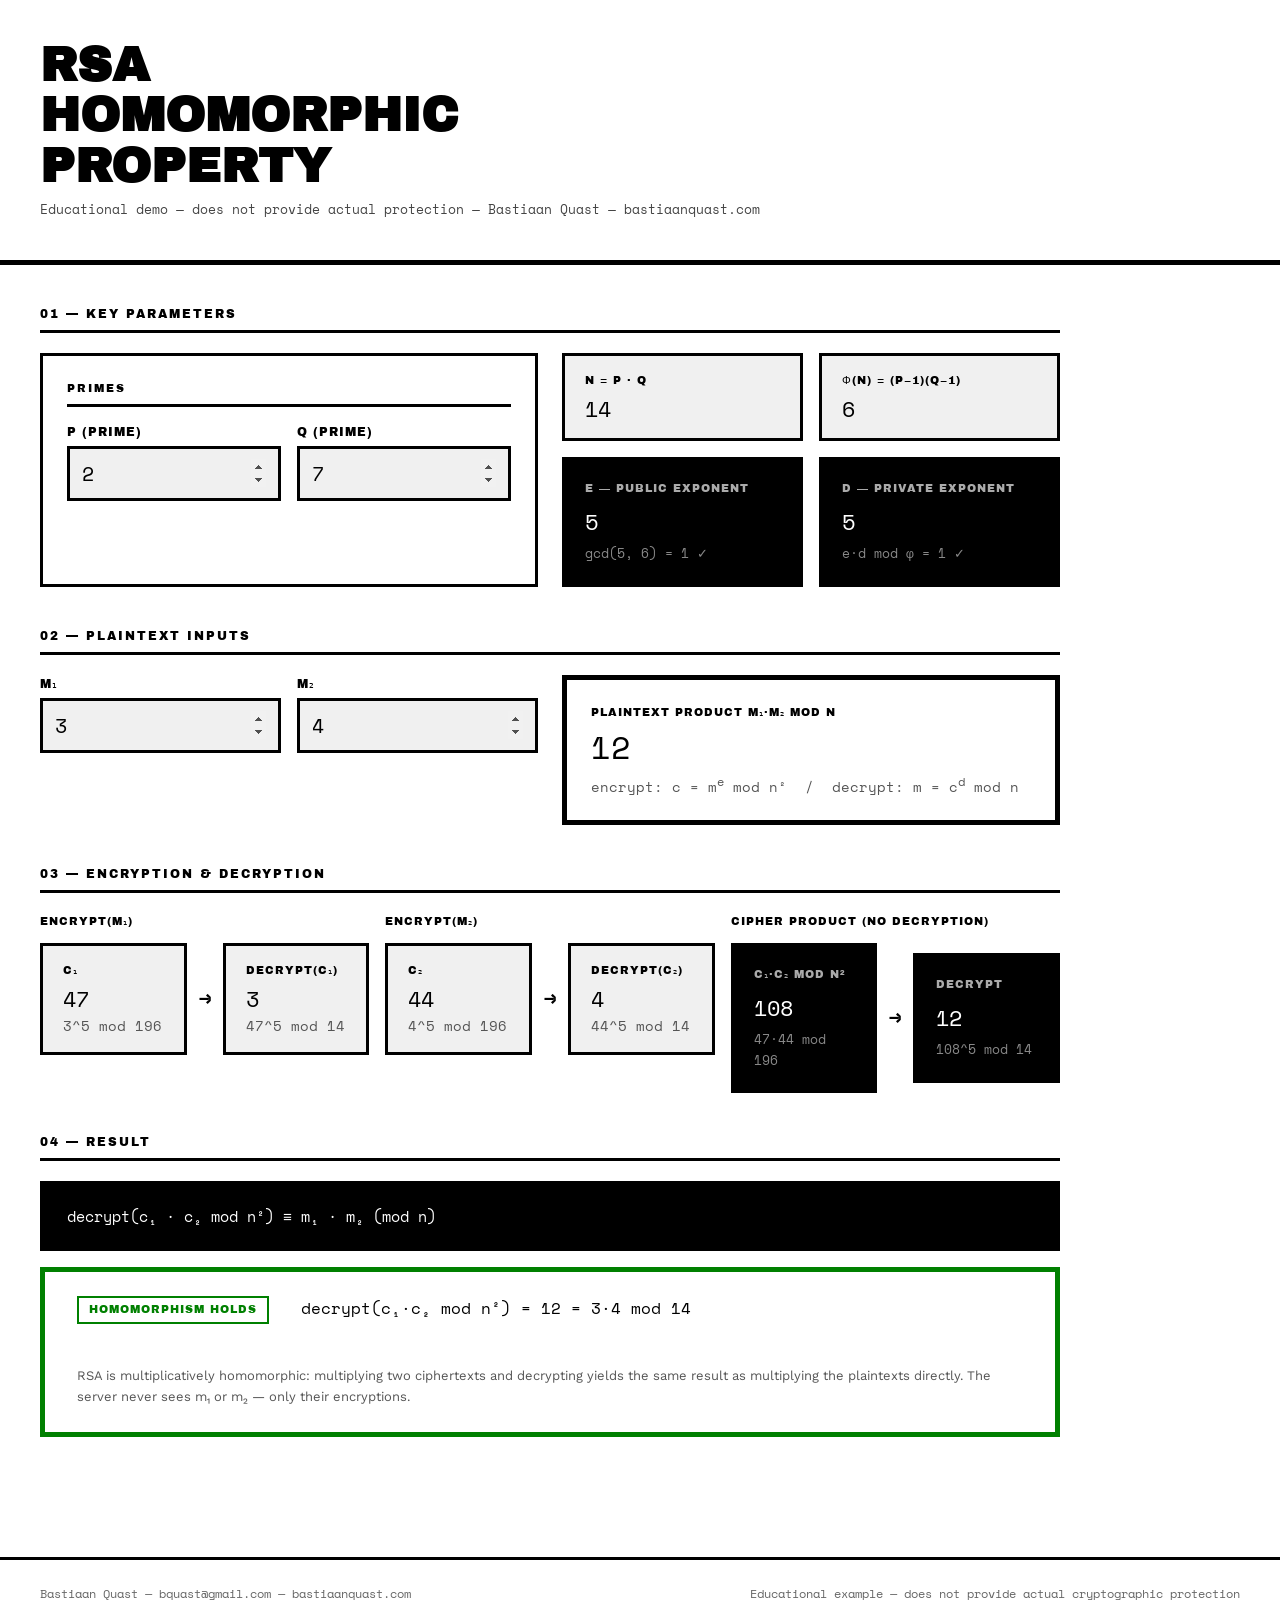
<file: index.html>
<!DOCTYPE html>
<html lang="en">
<head>
<meta charset="UTF-8">
<meta name="viewport" content="width=device-width, initial-scale=1.0">
<title>RSA — Multiplicative Homomorphism</title>
<link href="https://fonts.googleapis.com/css2?family=Archivo+Black&family=Work+Sans:wght@400;600&family=Space+Mono&display=swap" rel="stylesheet">
<style>
*, *::before, *::after { box-sizing: border-box; margin: 0; padding: 0; }

:root {
  --black: #000;
  --white: #fff;
  --success: #008000;
  --warning: #FFA500;
  --error: #FF0000;
  --surface-sunken: #F0F0F0;
  --font-head: 'Archivo Black', sans-serif;
  --font-body: 'Work Sans', sans-serif;
  --font-mono: 'Space Mono', monospace;
}

body {
  background: var(--white);
  color: var(--black);
  font-family: var(--font-body);
  font-size: 16px;
  line-height: 1.6;
  min-height: 100vh;
}

/* LAYOUT */
header {
  border-bottom: 5px solid var(--black);
  padding: 40px;
}
header h1 {
  font-family: var(--font-head);
  font-size: 48px;
  line-height: 1.05;
  text-transform: uppercase;
}
header p {
  font-family: var(--font-mono);
  font-size: 13px;
  margin-top: 8px;
  color: #444;
}

main { padding: 40px; max-width: 1100px; }

/* SECTION LABELS */
.sec-label {
  font-family: var(--font-head);
  font-size: 12px;
  text-transform: uppercase;
  letter-spacing: 2px;
  border-bottom: 3px solid var(--black);
  padding-bottom: 6px;
  margin-bottom: 20px;
}

/* CARDS */
.card {
  border: 3px solid var(--black);
  padding: 24px;
  background: var(--white);
}
.card-inv {
  border: 3px solid var(--black);
  padding: 20px;
  background: var(--black);
  color: var(--white);
}
.card-sunken {
  border: 3px solid var(--black);
  padding: 16px 20px;
  background: var(--surface-sunken);
}

/* GRIDS */
.g2 { display: grid; grid-template-columns: 1fr 1fr; gap: 16px; }
.g3 { display: grid; grid-template-columns: 1fr 1fr 1fr; gap: 16px; }
.g4 { display: grid; grid-template-columns: repeat(4, 1fr); gap: 16px; }

section { margin-bottom: 40px; }

/* INPUTS */
label {
  display: block;
  font-family: var(--font-head);
  font-size: 12px;
  text-transform: uppercase;
  letter-spacing: 1px;
  margin-bottom: 4px;
}
input[type=number] {
  width: 100%;
  font-family: var(--font-mono);
  font-size: 20px;
  padding: 10px 12px;
  border: 3px solid var(--black);
  background: var(--surface-sunken);
  color: var(--black);
  outline: none;
}
input[type=number]:focus { border-width: 5px; }
input[type=number]::-webkit-inner-spin-button,
input[type=number]::-webkit-outer-spin-button { opacity: 1; }

/* MONO DISPLAY VALUES */
.val {
  font-family: var(--font-mono);
  font-size: 22px;
  font-weight: 400;
  line-height: 1.2;
  word-break: break-all;
}
.val-sm {
  font-family: var(--font-mono);
  font-size: 14px;
  color: #555;
  margin-top: 4px;
  line-height: 1.4;
}
.lbl-sm {
  font-family: var(--font-head);
  font-size: 11px;
  text-transform: uppercase;
  letter-spacing: 1px;
  margin-bottom: 6px;
}
.lbl-sm-inv {
  font-family: var(--font-head);
  font-size: 11px;
  text-transform: uppercase;
  letter-spacing: 1px;
  margin-bottom: 6px;
  color: #aaa;
}
.val-inv { font-family: var(--font-mono); font-size: 22px; color: var(--white); }
.val-sm-inv { font-family: var(--font-mono); font-size: 13px; color: #888; margin-top: 4px; }

/* ARROW */
.arrow-row {
  display: flex;
  align-items: center;
  gap: 12px;
}
.arrow-row > * { flex: 1; }
.arr {
  flex: 0 0 auto !important;
  font-family: var(--font-mono);
  font-size: 20px;
  font-weight: 700;
}

/* RESULT BAR */
.result-bar {
  border: 5px solid var(--black);
  padding: 24px 32px;
  display: flex;
  align-items: flex-start;
  gap: 32px;
  flex-wrap: wrap;
}
.result-bar.ok { border-color: var(--success); }
.result-bar.fail { border-color: var(--error); }

.chip {
  font-family: var(--font-head);
  font-size: 11px;
  text-transform: uppercase;
  letter-spacing: 1px;
  padding: 3px 10px;
  border: 2px solid;
  display: inline-block;
  white-space: nowrap;
}
.chip-ok { color: var(--success); border-color: var(--success); }
.chip-fail { color: var(--error); border-color: var(--error); }
.chip-warn { color: var(--warning); border-color: var(--warning); }

.result-eq {
  font-family: var(--font-mono);
  font-size: 16px;
  flex: 1;
  min-width: 200px;
}
.result-note {
  font-family: var(--font-body);
  font-size: 13px;
  color: #555;
  margin-top: 10px;
  width: 100%;
}

/* PROP BOX */
.prop-box {
  border: 3px solid var(--black);
  background: var(--black);
  color: var(--white);
  padding: 20px 24px;
  font-family: var(--font-mono);
  font-size: 15px;
  margin-bottom: 16px;
}

/* WARN */
#warn-msg { display: none; margin-top: 8px; }

/* FOOTER */
footer {
  border-top: 3px solid var(--black);
  padding: 24px 40px;
  font-family: var(--font-mono);
  font-size: 12px;
  color: #666;
  display: flex;
  justify-content: space-between;
  flex-wrap: wrap;
  gap: 8px;
  margin-top: 40px;
}
</style>
</head>
<body>

<header>
  <h1>RSA<br>Homomorphic<br>Property</h1>
  <p>Educational demo &mdash; does not provide actual protection &mdash; Bastiaan Quast &mdash; bastiaanquast.com</p>
</header>

<main>

  <!-- KEY PARAMETERS -->
  <section>
    <p class="sec-label">01 &mdash; Key parameters</p>
    <div class="g2" style="gap:24px">

      <div class="card">
        <p class="sec-label" style="font-size:11px;margin-bottom:16px">Primes</p>
        <div class="g2">
          <div>
            <label for="inp-p">P (prime)</label>
            <input type="number" id="inp-p" value="2" min="2" max="97">
          </div>
          <div>
            <label for="inp-q">Q (prime)</label>
            <input type="number" id="inp-q" value="7" min="2" max="97">
          </div>
        </div>
      </div>

      <div>
        <div class="g2" style="margin-bottom:16px">
          <div class="card-sunken">
            <p class="lbl-sm">n = P &middot; Q</p>
            <p class="val" id="out-n">14</p>
          </div>
          <div class="card-sunken">
            <p class="lbl-sm">&phi;(n) = (P&minus;1)(Q&minus;1)</p>
            <p class="val" id="out-phi">6</p>
          </div>
        </div>
        <div class="g2">
          <div class="card-inv">
            <p class="lbl-sm-inv">e &mdash; public exponent</p>
            <p class="val-inv" id="out-e">5</p>
            <p class="val-sm-inv" id="out-e-check">gcd(e,&phi;)=1 ✓</p>
          </div>
          <div class="card-inv">
            <p class="lbl-sm-inv">d &mdash; private exponent</p>
            <p class="val-inv" id="out-d">5</p>
            <p class="val-sm-inv" id="out-d-check">e&middot;d mod &phi; = 1 ✓</p>
          </div>
        </div>
      </div>

    </div>
  </section>

  <!-- PLAINTEXTS -->
  <section>
    <p class="sec-label">02 &mdash; Plaintext inputs</p>
    <div class="g2" style="gap:24px;align-items:start">
      <div class="g2">
        <div>
          <label for="inp-m1">m&#8321;</label>
          <input type="number" id="inp-m1" value="3" min="1">
        </div>
        <div>
          <label for="inp-m2">m&#8322;</label>
          <input type="number" id="inp-m2" value="4" min="1">
        </div>
      </div>
      <div class="card" style="border-width:5px">
        <p class="lbl-sm">plaintext product m&#8321;&middot;m&#8322; mod n</p>
        <p class="val" style="font-size:32px" id="out-plainprod">12</p>
        <p class="val-sm" style="margin-top:8px">encrypt: c = m<sup>e</sup> mod n&sup2; &nbsp;/&nbsp; decrypt: m = c<sup>d</sup> mod n</p>
      </div>
    </div>
  </section>

  <!-- ENCRYPTION / DECRYPTION -->
  <section>
    <p class="sec-label">03 &mdash; Encryption &amp; decryption</p>
    <div class="g3" style="gap:16px">

      <div>
        <p class="lbl-sm" style="margin-bottom:12px">encrypt(m&#8321;)</p>
        <div class="arrow-row">
          <div class="card-sunken">
            <p class="lbl-sm">c&#8321;</p>
            <p class="val" id="out-c1">47</p>
            <p class="val-sm" id="out-c1f">3&#8309; mod 196</p>
          </div>
          <span class="arr">&rarr;</span>
          <div class="card-sunken">
            <p class="lbl-sm">decrypt(c&#8321;)</p>
            <p class="val" id="out-dc1">3</p>
            <p class="val-sm" id="out-dc1f">47&#8309; mod 14</p>
          </div>
        </div>
      </div>

      <div>
        <p class="lbl-sm" style="margin-bottom:12px">encrypt(m&#8322;)</p>
        <div class="arrow-row">
          <div class="card-sunken">
            <p class="lbl-sm">c&#8322;</p>
            <p class="val" id="out-c2">44</p>
            <p class="val-sm" id="out-c2f">4&#8309; mod 196</p>
          </div>
          <span class="arr">&rarr;</span>
          <div class="card-sunken">
            <p class="lbl-sm">decrypt(c&#8322;)</p>
            <p class="val" id="out-dc2">4</p>
            <p class="val-sm" id="out-dc2f">44&#8309; mod 14</p>
          </div>
        </div>
      </div>

      <div>
        <p class="lbl-sm" style="margin-bottom:12px">cipher product (no decryption)</p>
        <div class="arrow-row">
          <div class="card-inv" style="flex:1">
            <p class="lbl-sm-inv">c&#8321;&middot;c&#8322; mod n&sup2;</p>
            <p class="val-inv" id="out-cp">108</p>
            <p class="val-sm-inv" id="out-cpf">47&middot;44 mod 196</p>
          </div>
          <span class="arr">&rarr;</span>
          <div class="card-inv" style="flex:1">
            <p class="lbl-sm-inv">decrypt</p>
            <p class="val-inv" id="out-dcp">12</p>
            <p class="val-sm-inv" id="out-dcpf">108&#8309; mod 14</p>
          </div>
        </div>
      </div>

    </div>
  </section>

  <!-- RESULT -->
  <section>
    <p class="sec-label">04 &mdash; Result</p>

    <div class="prop-box">
      decrypt(c&#8321; &middot; c&#8322; mod n&sup2;) &equiv; m&#8321; &middot; m&#8322; (mod n)
    </div>

    <div class="result-bar" id="result-bar">
      <span id="result-badge" class="chip chip-ok">homomorphism holds</span>
      <span class="result-eq" id="result-eq">decrypt(c&#8321;&middot;c&#8322; mod n&sup2;) = 12 = 3&middot;4 mod 14</span>
      <p class="result-note">
        RSA is multiplicatively homomorphic: multiplying two ciphertexts and decrypting yields the same result as multiplying the plaintexts directly. The server never sees m&#8321; or m&#8322; &mdash; only their encryptions.
      </p>
      <p id="warn-msg"><span class="chip chip-warn">warning</span>&nbsp; inputs should be &lt; n for well-defined results</p>
    </div>
  </section>

</main>

<footer>
  <span>Bastiaan Quast &mdash; bquast@gmail.com &mdash; bastiaanquast.com</span>
  <span>Educational example &mdash; does not provide actual cryptographic protection</span>
</footer>

<script>
function modpow(base, exp, mod) {
  if (mod === 1n) return 0n;
  let result = 1n;
  base = base % mod;
  while (exp > 0n) {
    if (exp % 2n === 1n) result = result * base % mod;
    exp = exp >> 1n;
    base = base * base % mod;
  }
  return result;
}
function gcd(a, b) { return b === 0n ? a : gcd(b, a % b); }
function modInv(a, m) {
  let [old_r, r] = [a, m];
  let [old_s, s] = [1n, 0n];
  while (r !== 0n) {
    const q = old_r / r;
    [old_r, r] = [r, old_r - q * r];
    [old_s, s] = [s, old_s - q * s];
  }
  return ((old_s % m) + m) % m;
}
function findE(phi) {
  for (let e = 3n; e < phi; e += 2n) if (gcd(e, phi) === 1n) return e;
  return 3n;
}

function recalc() {
  const P = BigInt(parseInt(document.getElementById('inp-p').value) || 2);
  const Q = BigInt(parseInt(document.getElementById('inp-q').value) || 7);
  const m1 = BigInt(parseInt(document.getElementById('inp-m1').value) || 3);
  const m2 = BigInt(parseInt(document.getElementById('inp-m2').value) || 4);

  const n = P * Q;
  const phi = (P - 1n) * (Q - 1n);
  const e = findE(phi);
  let d;
  try { d = modInv(e, phi); } catch { d = 1n; }

  const n2 = n * n;
  const c1 = modpow(m1, e, n2);
  const c2 = modpow(m2, e, n2);
  const cp = (c1 * c2) % n2;
  const dc1 = modpow(c1, d, n);
  const dc2 = modpow(c2, d, n);
  const dcp = modpow(cp, d, n);
  const plainprod = (m1 * m2) % n;

  document.getElementById('out-n').textContent = n.toString();
  document.getElementById('out-phi').textContent = phi.toString();
  document.getElementById('out-e').textContent = e.toString();
  document.getElementById('out-e-check').textContent = `gcd(${e}, ${phi}) = 1 \u2713`;
  document.getElementById('out-d').textContent = d.toString();
  document.getElementById('out-d-check').textContent = `e\u00b7d mod \u03c6 = ${(e*d)%phi} \u2713`;

  document.getElementById('out-plainprod').textContent = plainprod.toString();

  document.getElementById('out-c1').textContent = c1.toString();
  document.getElementById('out-c1f').textContent = `${m1}^${e} mod ${n2}`;
  document.getElementById('out-dc1').textContent = dc1.toString();
  document.getElementById('out-dc1f').textContent = `${c1}^${d} mod ${n}`;

  document.getElementById('out-c2').textContent = c2.toString();
  document.getElementById('out-c2f').textContent = `${m2}^${e} mod ${n2}`;
  document.getElementById('out-dc2').textContent = dc2.toString();
  document.getElementById('out-dc2f').textContent = `${c2}^${d} mod ${n}`;

  document.getElementById('out-cp').textContent = cp.toString();
  document.getElementById('out-cpf').textContent = `${c1}\u00b7${c2} mod ${n2}`;
  document.getElementById('out-dcp').textContent = dcp.toString();
  document.getElementById('out-dcpf').textContent = `${cp}^${d} mod ${n}`;

  const holds = dcp === plainprod;
  const bar = document.getElementById('result-bar');
  bar.className = 'result-bar ' + (holds ? 'ok' : 'fail');
  const badge = document.getElementById('result-badge');
  badge.textContent = holds ? 'homomorphism holds' : 'mismatch';
  badge.className = 'chip ' + (holds ? 'chip-ok' : 'chip-fail');
  document.getElementById('result-eq').textContent =
    `decrypt(c\u2081\u00b7c\u2082 mod n\u00b2) = ${dcp} = ${m1}\u00b7${m2} mod ${n}`;

  const warn = m1 >= n || m2 >= n;
  document.getElementById('warn-msg').style.display = warn ? 'block' : 'none';
}

['inp-p','inp-q','inp-m1','inp-m2'].forEach(id =>
  document.getElementById(id).addEventListener('input', recalc)
);
recalc();
</script>
</body>
</html>
</file>
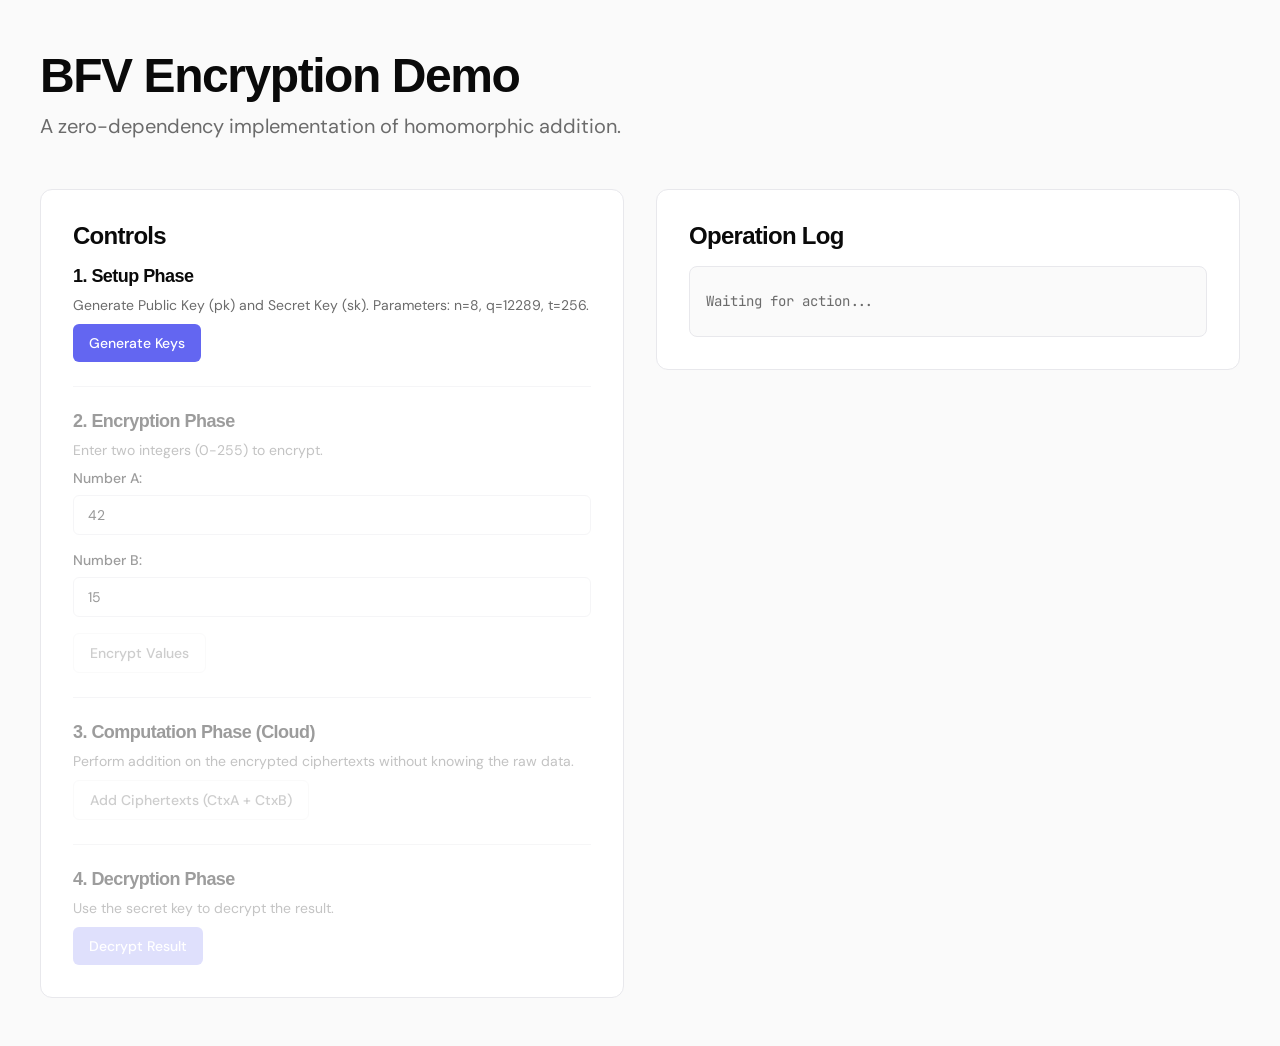
<file: bfv/index.html>
<!DOCTYPE html>
<html lang="en">
<head>
    <meta charset="UTF-8">
    <meta name="viewport" content="width=device-width, initial-scale=1.0">
    <title>BFV Homomorphic Encryption Demo</title>
    <!-- Loading Genesis typography -->
    <link href="https://api.fontshare.com/v2/css?f[]=general-sans@700&display=swap" rel="stylesheet">
    <link href="https://fonts.googleapis.com/css2?family=DM+Sans:wght@400;500&family=JetBrains+Mono&display=swap" rel="stylesheet">
    <link rel="stylesheet" href="style.css">
</head>
<body>

<div class="container">
    <header>
        <h1>BFV Encryption Demo</h1>
        <p class="subhead">A zero-dependency implementation of homomorphic addition.</p>
    </header>

    <main class="grid-layout">
        <section class="card control-panel">
            <h2>Controls</h2>
            
            <div class="section-divider">
                <h3>1. Setup Phase</h3>
                <p class="text-secondary">Generate Public Key (pk) and Secret Key (sk). Parameters: n=8, q=12289, t=256.</p>
                <button id="btnKeygen" class="btn btn-primary">Generate Keys</button>
                <div id="keyStatus" class="status-indicator hidden">
                    <span class="dot success"></span> Keys Active
                </div>
            </div>

            <div class="section-divider disabled-overlay" id="encryptionStep">
                <h3>2. Encryption Phase</h3>
                <p class="text-secondary">Enter two integers (0-255) to encrypt.</p>
                <div class="input-group">
                    <label for="num1">Number A:</label>
                    <input type="number" id="num1" min="0" max="255" value="42">
                </div>
                <div class="input-group">
                    <label for="num2">Number B:</label>
                    <input type="number" id="num2" min="0" max="255" value="15">
                </div>
                <button id="btnEncrypt" class="btn btn-secondary">Encrypt Values</button>
            </div>

            <div class="section-divider disabled-overlay" id="computationStep">
                <h3>3. Computation Phase (Cloud)</h3>
                <p class="text-secondary">Perform addition on the encrypted ciphertexts without knowing the raw data.</p>
                <button id="btnAddCipher" class="btn btn-secondary">Add Ciphertexts (CtxA + CtxB)</button>
            </div>

            <div class="section-divider disabled-overlay" id="decryptionStep">
                <h3>4. Decryption Phase</h3>
                <p class="text-secondary">Use the secret key to decrypt the result.</p>
                <button id="btnDecrypt" class="btn btn-primary">Decrypt Result</button>
            </div>
        </section>

        <section class="card log-panel">
            <h2>Operation Log</h2>
            <div id="logOutput" class="log-container">
                <p class="text-secondary">Waiting for action...</p>
            </div>
        </section>
    </main>
</div>

<script src="bfv.js"></script>
</body>
</html>
</file>
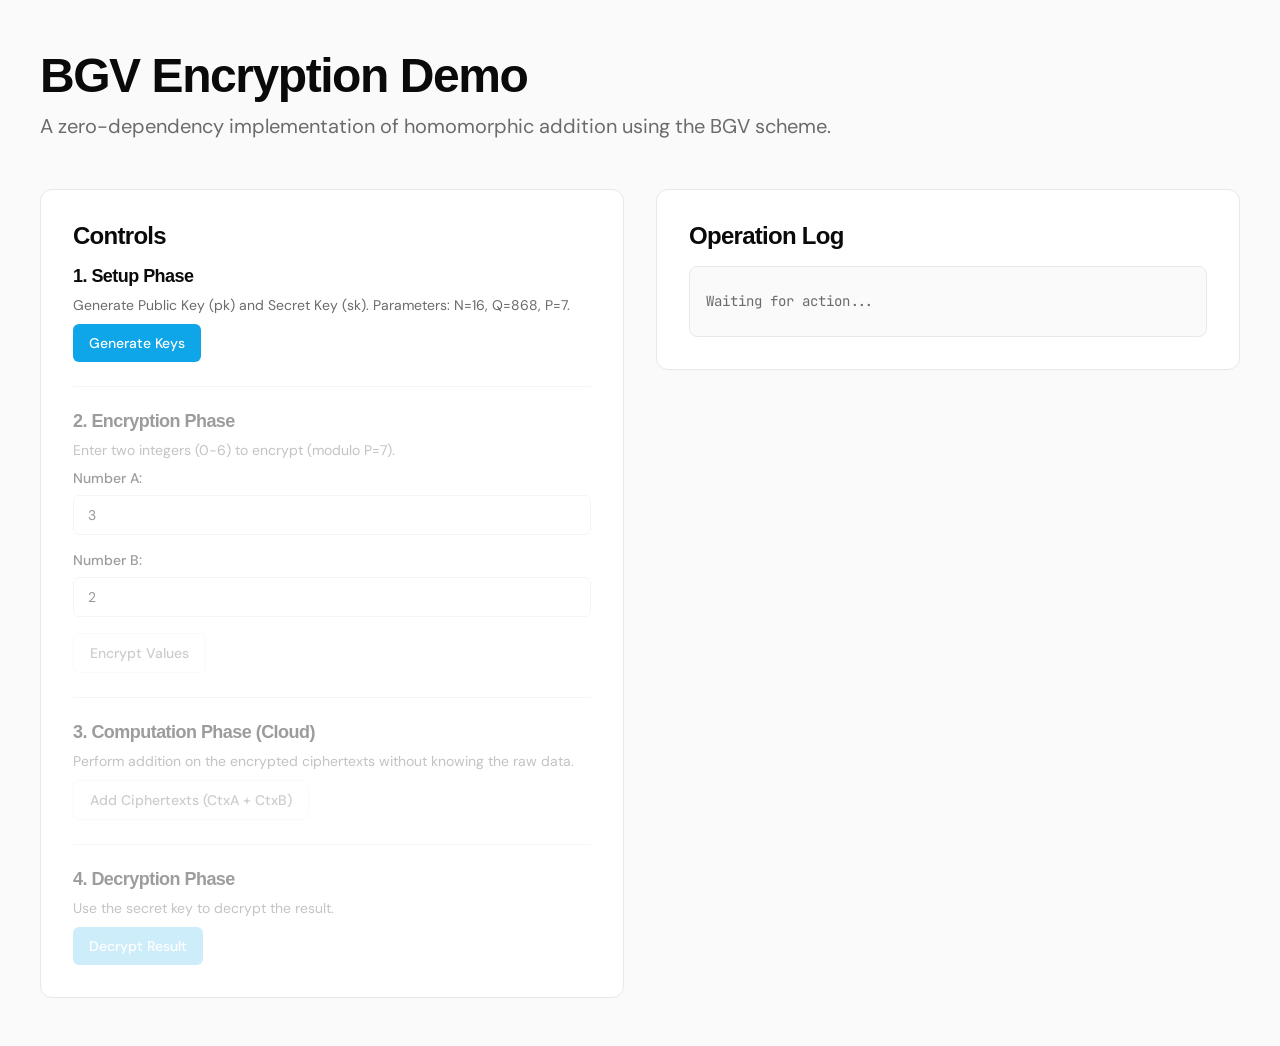
<file: bgv/index.html>
<!DOCTYPE html>
<html lang="en">
<head>
    <meta charset="UTF-8">
    <meta name="viewport" content="width=device-width, initial-scale=1.0">
    <title>BGV Homomorphic Encryption Demo</title>
    <!-- Loading Genesis typography -->
    <link href="https://api.fontshare.com/v2/css?f[]=general-sans@700&display=swap" rel="stylesheet">
    <link href="https://fonts.googleapis.com/css2?family=DM+Sans:wght@400;500&family=JetBrains+Mono&display=swap" rel="stylesheet">
    <link rel="stylesheet" href="style.css">
</head>
<body>

<div class="container">
    <header>
        <h1>BGV Encryption Demo</h1>
        <p class="subhead">A zero-dependency implementation of homomorphic addition using the BGV scheme.</p>
    </header>

    <main class="grid-layout">
        <section class="card control-panel">
            <h2>Controls</h2>
            
            <div class="section-divider">
                <h3>1. Setup Phase</h3>
                <p class="text-secondary">Generate Public Key (pk) and Secret Key (sk). Parameters: N=16, Q=868, P=7.</p>
                <button id="btnKeygen" class="btn btn-primary">Generate Keys</button>
                <div id="keyStatus" class="status-indicator hidden">
                    <span class="dot success"></span> Keys Active
                </div>
            </div>

            <div class="section-divider disabled-overlay" id="encryptionStep">
                <h3>2. Encryption Phase</h3>
                <p class="text-secondary">Enter two integers (0-6) to encrypt (modulo P=7).</p>
                <div class="input-group">
                    <label for="num1">Number A:</label>
                    <input type="number" id="num1" min="0" max="6" value="3">
                </div>
                <div class="input-group">
                    <label for="num2">Number B:</label>
                    <input type="number" id="num2" min="0" max="6" value="2">
                </div>
                <button id="btnEncrypt" class="btn btn-secondary">Encrypt Values</button>
            </div>

            <div class="section-divider disabled-overlay" id="computationStep">
                <h3>3. Computation Phase (Cloud)</h3>
                <p class="text-secondary">Perform addition on the encrypted ciphertexts without knowing the raw data.</p>
                <button id="btnAddCipher" class="btn btn-secondary">Add Ciphertexts (CtxA + CtxB)</button>
            </div>

            <div class="section-divider disabled-overlay" id="decryptionStep">
                <h3>4. Decryption Phase</h3>
                <p class="text-secondary">Use the secret key to decrypt the result.</p>
                <button id="btnDecrypt" class="btn btn-primary">Decrypt Result</button>
            </div>
        </section>

        <section class="card log-panel">
            <h2>Operation Log</h2>
            <div id="logOutput" class="log-container">
                <p class="text-secondary">Waiting for action...</p>
            </div>
        </section>
    </main>
</div>

<script src="bgv.js"></script>
</body>
</html>
</file>
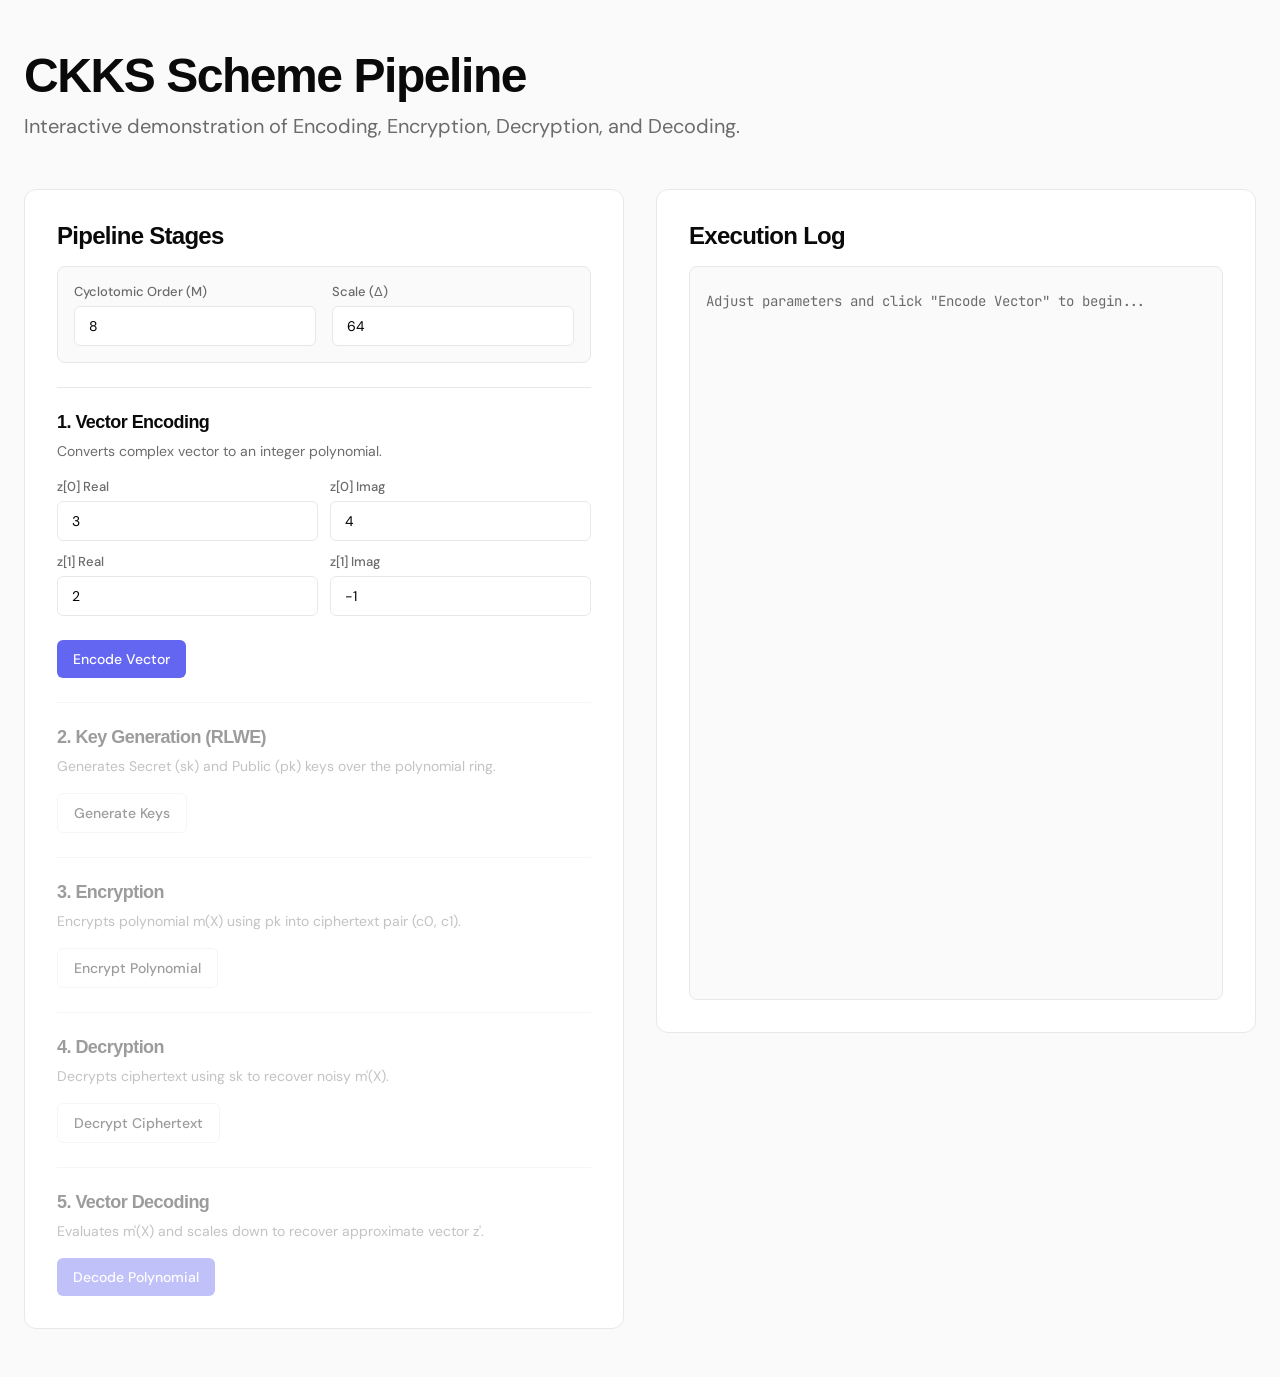
<file: ckks/index.html>
<!DOCTYPE html>
<html lang="en">
<head>
    <meta charset="UTF-8">
    <meta name="viewport" content="width=device-width, initial-scale=1.0">
    <title>CKKS Homomorphic Encryption Pipeline</title>
    <!-- Genesis Typography -->
    <link href="https://api.fontshare.com/v2/css?f[]=general-sans@600,700&display=swap" rel="stylesheet">
    <link href="https://fonts.googleapis.com/css2?family=DM+Sans:wght@400;500;700&family=JetBrains+Mono:wght@400;500&display=swap" rel="stylesheet">
    <link rel="stylesheet" href="style.css">
</head>
<body>

    <div class="container">
        <header>
            <h1>CKKS Scheme Pipeline</h1>
            <p class="subhead">Interactive demonstration of Encoding, Encryption, Decryption, and Decoding.</p>
        </header>

        <main class="grid-layout">
            <section class="card control-panel">
                <h2>Pipeline Stages</h2>

                <!-- Parameters -->
                <div class="params-row">
                    <div class="input-group">
                        <label for="param-m">Cyclotomic Order (M)</label>
                        <input type="number" id="param-m" class="input" value="8" min="4" step="4">
                    </div>
                    <div class="input-group">
                        <label for="param-scale">Scale (Δ)</label>
                        <input type="number" id="param-scale" class="input" value="64">
                    </div>
                </div>

                <div class="section-divider" id="step-encode">
                    <h3>1. Vector Encoding</h3>
                    <p class="text-secondary">Converts complex vector to an integer polynomial.</p>
                    <div id="vector-inputs" class="vector-inputs-container"></div>
                    <button id="btn-encode" class="btn btn-primary">Encode Vector</button>
                </div>

                <div class="section-divider disabled-overlay" id="step-keygen">
                    <h3>2. Key Generation (RLWE)</h3>
                    <p class="text-secondary">Generates Secret (sk) and Public (pk) keys over the polynomial ring.</p>
                    <button id="btn-keygen" class="btn btn-secondary">Generate Keys</button>
                </div>

                <div class="section-divider disabled-overlay" id="step-encrypt">
                    <h3>3. Encryption</h3>
                    <p class="text-secondary">Encrypts polynomial m(X) using pk into ciphertext pair (c0, c1).</p>
                    <button id="btn-encrypt" class="btn btn-secondary">Encrypt Polynomial</button>
                </div>

                <div class="section-divider disabled-overlay" id="step-decrypt">
                    <h3>4. Decryption</h3>
                    <p class="text-secondary">Decrypts ciphertext using sk to recover noisy m'(X).</p>
                    <button id="btn-decrypt" class="btn btn-secondary">Decrypt Ciphertext</button>
                </div>

                <div class="section-divider disabled-overlay" id="step-decode">
                    <h3>5. Vector Decoding</h3>
                    <p class="text-secondary">Evaluates m'(X) and scales down to recover approximate vector z'.</p>
                    <button id="btn-decode" class="btn btn-primary">Decode Polynomial</button>
                </div>
            </section>

            <section class="card log-panel">
                <h2>Execution Log</h2>
                <div id="log-output" class="log-container">
                    <p class="text-secondary">Adjust parameters and click "Encode Vector" to begin...</p>
                </div>
            </section>
        </main>
    </div>

    <script src="ckks.js"></script>
</body>
</html>
</file>
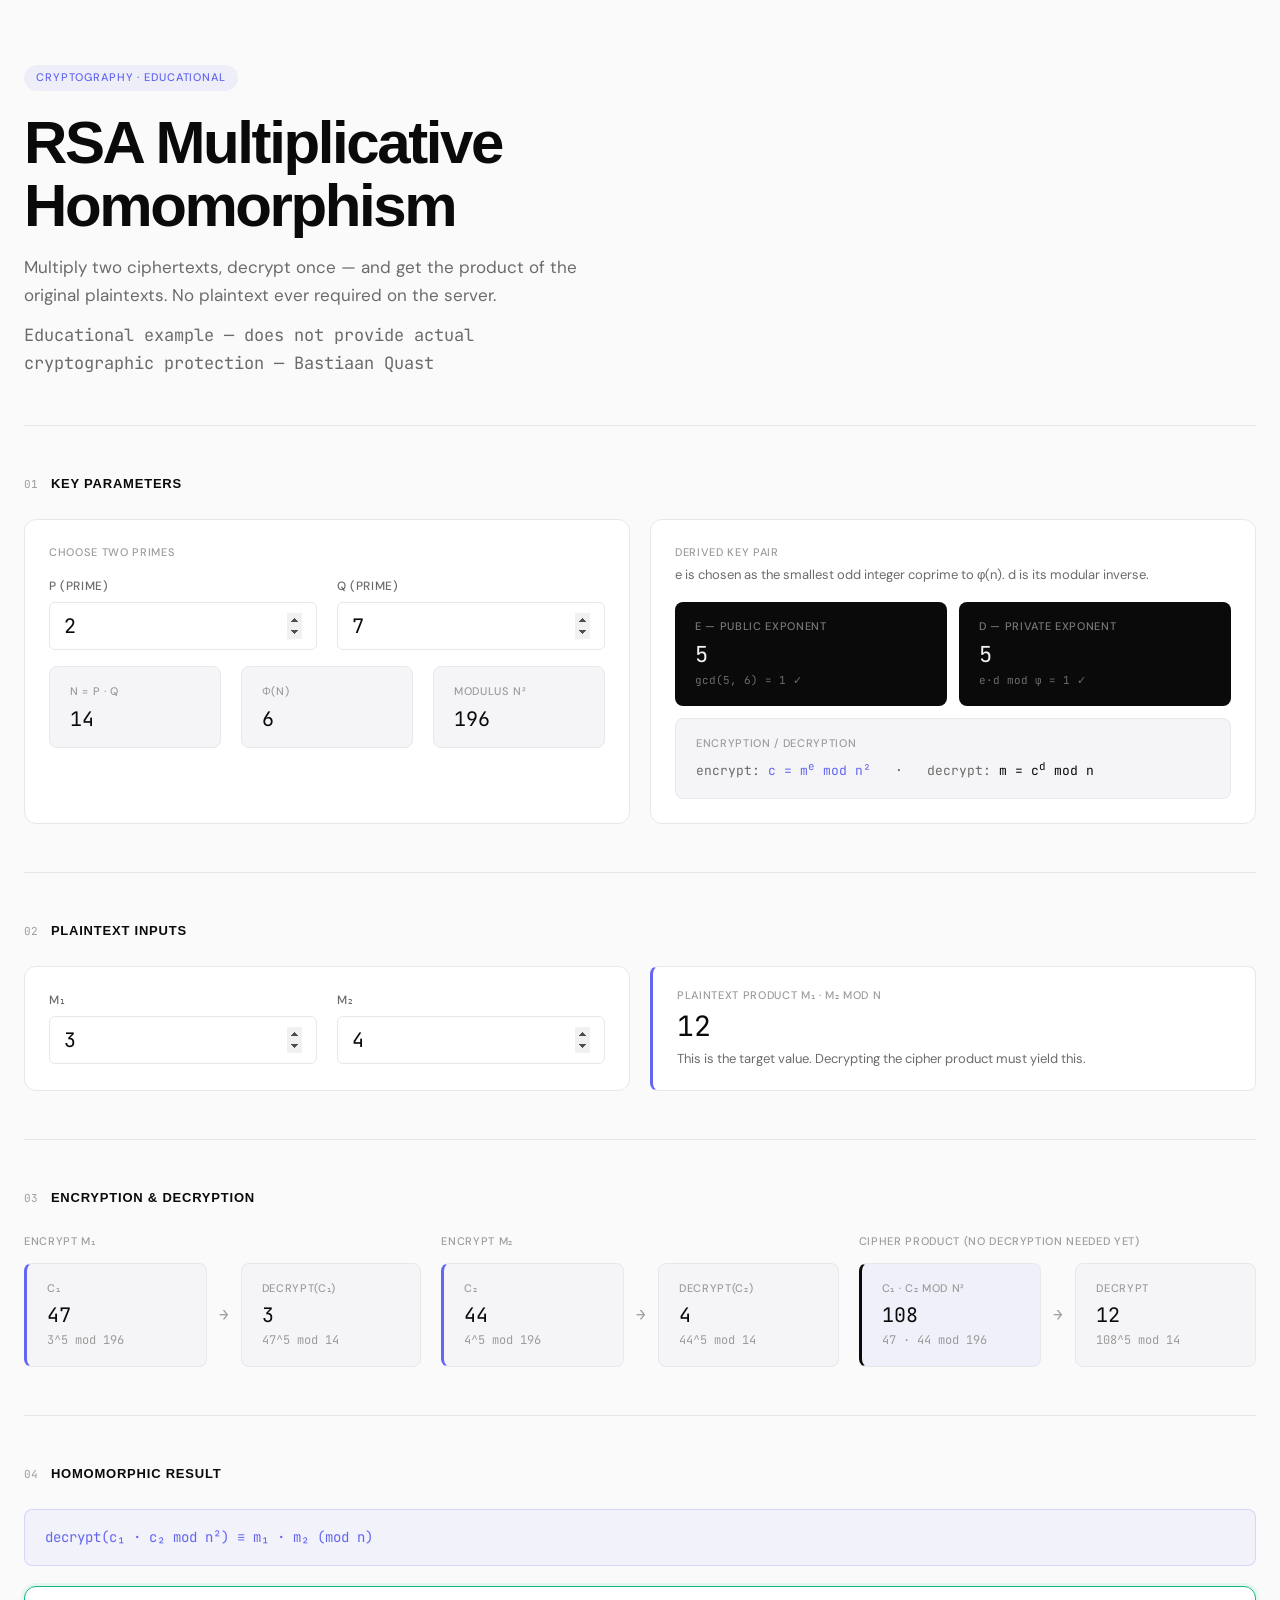
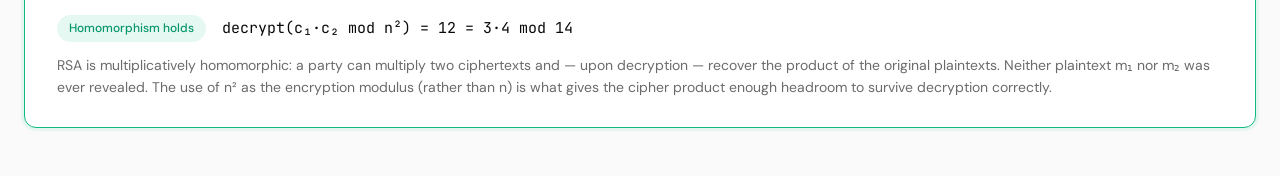
<file: rsa/index.html>
<!DOCTYPE html>
<html lang="en">
<head>
<meta charset="UTF-8">
<meta name="viewport" content="width=device-width, initial-scale=1.0">
<title>RSA — Multiplicative Homomorphism</title>
<link rel="stylesheet" href="style.css">
</head>
<body>

<main>
  <div class="container">

    <!-- HERO -->
    <section class="hero">
      <span class="hero-label">Cryptography · Educational</span>
      <h1>RSA Multiplicative Homomorphism</h1>
      <p>Multiply two ciphertexts, decrypt once — and get the product of the original plaintexts. No plaintext ever required on the server.</p>
      <p class="hero-note">Educational example — does not provide actual cryptographic protection — Bastiaan Quast</p>
    </section>

    <!-- 01 KEY PARAMETERS -->
    <section class="section">
      <div class="section-header">
        <span class="section-num">01</span>
        <span class="section-title">Key parameters</span>
      </div>

      <div class="g2">
        <div class="card">
          <p class="data-label" style="margin-bottom:16px">Choose two primes</p>
          <div class="g2">
            <div class="field">
              <label for="inp-p">P (prime)</label>
              <input type="number" id="inp-p" value="2" min="2" max="97">
            </div>
            <div class="field">
              <label for="inp-q">Q (prime)</label>
              <input type="number" id="inp-q" value="7" min="2" max="97">
            </div>
          </div>

          <div class="g3" style="margin-top:16px">
            <div class="card-flat">
              <p class="data-label">n = P · Q</p>
              <p class="data-val" id="out-n">14</p>
            </div>
            <div class="card-flat">
              <p class="data-label">φ(n)</p>
              <p class="data-val" id="out-phi">6</p>
            </div>
            <div class="card-flat">
              <p class="data-label">modulus n²</p>
              <p class="data-val" id="out-n2">196</p>
            </div>
          </div>
        </div>

        <div class="card">
          <p class="data-label" style="margin-bottom:4px">Derived key pair</p>
          <p style="font-size:13px;color:var(--text-secondary);margin-bottom:12px">e is chosen as the smallest odd integer coprime to φ(n). d is its modular inverse.</p>
          <div class="key-grid">
            <div class="key-card">
              <p class="data-label">e — public exponent</p>
              <p class="data-val" id="out-e">5</p>
              <p class="data-check" id="out-e-check">gcd(e, φ) = 1 ✓</p>
            </div>
            <div class="key-card">
              <p class="data-label">d — private exponent</p>
              <p class="data-val" id="out-d">5</p>
              <p class="data-check" id="out-d-check">e · d mod φ = 1 ✓</p>
            </div>
          </div>
          <div class="card-flat" style="margin-top:12px">
            <p class="data-label">encryption / decryption</p>
            <p class="data-formula" style="font-size:13px;color:var(--text-secondary)">
              encrypt: <span style="color:var(--primary)">c = m<sup>e</sup> mod n²</span>
              &nbsp;&nbsp;·&nbsp;&nbsp;
              decrypt: <span style="color:var(--text-primary)">m = c<sup>d</sup> mod n</span>
            </p>
          </div>
        </div>
      </div>
    </section>

    <!-- 02 PLAINTEXT INPUTS -->
    <section class="section">
      <div class="section-header">
        <span class="section-num">02</span>
        <span class="section-title">Plaintext inputs</span>
      </div>

      <div class="g2">
        <div class="card">
          <div class="g2">
            <div class="field">
              <label for="inp-m1">m₁</label>
              <input type="number" id="inp-m1" value="3" min="1">
            </div>
            <div class="field">
              <label for="inp-m2">m₂</label>
              <input type="number" id="inp-m2" value="4" min="1">
            </div>
          </div>
          <div id="warn-msg">
            <span class="chip chip-warn">Warning</span>
            <span style="font-size:13px;color:var(--text-secondary);margin-left:8px">Inputs should be &lt; n for well-defined results</span>
          </div>
        </div>

        <div class="card-accent">
          <p class="data-label">plaintext product m₁ · m₂ mod n</p>
          <p class="data-val-lg" id="out-plainprod">12</p>
          <p style="font-size:13px;color:var(--text-secondary);margin-top:8px">This is the target value. Decrypting the cipher product must yield this.</p>
        </div>
      </div>
    </section>

    <!-- 03 ENCRYPTION & DECRYPTION -->
    <section class="section">
      <div class="section-header">
        <span class="section-num">03</span>
        <span class="section-title">Encryption &amp; decryption</span>
      </div>

      <div class="g3">

        <div>
          <p class="data-label" style="margin-bottom:12px">Encrypt m₁</p>
          <div class="flow-row">
            <div class="card-flat flow-cipher">
              <p class="data-label">c₁</p>
              <p class="data-val" id="out-c1">47</p>
              <p class="data-formula" id="out-c1f">3⁵ mod 196</p>
            </div>
            <span class="flow-arrow">→</span>
            <div class="card-flat">
              <p class="data-label">decrypt(c₁)</p>
              <p class="data-val" id="out-dc1">3</p>
              <p class="data-formula" id="out-dc1f">47⁵ mod 14</p>
            </div>
          </div>
        </div>

        <div>
          <p class="data-label" style="margin-bottom:12px">Encrypt m₂</p>
          <div class="flow-row">
            <div class="card-flat flow-cipher">
              <p class="data-label">c₂</p>
              <p class="data-val" id="out-c2">44</p>
              <p class="data-formula" id="out-c2f">4⁵ mod 196</p>
            </div>
            <span class="flow-arrow">→</span>
            <div class="card-flat">
              <p class="data-label">decrypt(c₂)</p>
              <p class="data-val" id="out-dc2">4</p>
              <p class="data-formula" id="out-dc2f">44⁵ mod 14</p>
            </div>
          </div>
        </div>

        <div>
          <p class="data-label" style="margin-bottom:12px">Cipher product (no decryption needed yet)</p>
          <div class="flow-row">
            <div class="card-flat flow-product">
              <p class="data-label">c₁ · c₂ mod n²</p>
              <p class="data-val" id="out-cp">108</p>
              <p class="data-formula" id="out-cpf">47 · 44 mod 196</p>
            </div>
            <span class="flow-arrow">→</span>
            <div class="card-flat">
              <p class="data-label">decrypt</p>
              <p class="data-val" id="out-dcp">12</p>
              <p class="data-formula" id="out-dcpf">108⁵ mod 14</p>
            </div>
          </div>
        </div>

      </div>
    </section>

    <!-- 04 RESULT -->
    <section class="section">
      <div class="section-header">
        <span class="section-num">04</span>
        <span class="section-title">Homomorphic result</span>
      </div>

      <div class="prop-box">
        decrypt(c₁ · c₂ mod n²) ≡ m₁ · m₂ (mod n)
      </div>

      <div class="result-panel" id="result-panel">
        <div class="result-row">
          <span class="chip" id="result-badge">homomorphism holds</span>
          <span class="result-eq" id="result-eq">decrypt(c₁·c₂ mod n²) = 12 = 3·4 mod 14</span>
        </div>
        <p class="result-desc">
          RSA is multiplicatively homomorphic: a party can multiply two ciphertexts and — upon decryption — recover the product of the original plaintexts. Neither plaintext m₁ nor m₂ was ever revealed. The use of n² as the encryption modulus (rather than n) is what gives the cipher product enough headroom to survive decryption correctly.
        </p>
      </div>
    </section>

  </div>
</main>

<script type="module">
import { compute } from './rsa.js';

function set(id, val) { document.getElementById(id).textContent = val; }

function render() {
  const P  = parseInt(document.getElementById('inp-p').value)  || 2;
  const Q  = parseInt(document.getElementById('inp-q').value)  || 7;
  const m1 = parseInt(document.getElementById('inp-m1').value) || 3;
  const m2 = parseInt(document.getElementById('inp-m2').value) || 4;

  const r = compute(P, Q, m1, m2);

  set('out-n',        r.n.toString());
  set('out-phi',      r.phi.toString());
  set('out-n2',       r.n2.toString());
  set('out-e',        r.e.toString());
  set('out-e-check',  `gcd(${r.e}, ${r.phi}) = 1 ✓`);
  set('out-d',        r.d.toString());
  set('out-d-check',  `e·d mod φ = ${(r.e * r.d) % r.phi} ✓`);
  set('out-plainprod', r.plainprod.toString());

  set('out-c1',  r.c1.toString());
  set('out-c1f', `${m1}^${r.e} mod ${r.n2}`);
  set('out-dc1', r.dc1.toString());
  set('out-dc1f',`${r.c1}^${r.d} mod ${r.n}`);

  set('out-c2',  r.c2.toString());
  set('out-c2f', `${m2}^${r.e} mod ${r.n2}`);
  set('out-dc2', r.dc2.toString());
  set('out-dc2f',`${r.c2}^${r.d} mod ${r.n}`);

  set('out-cp',  r.cp.toString());
  set('out-cpf', `${r.c1} · ${r.c2} mod ${r.n2}`);
  set('out-dcp', r.dcp.toString());
  set('out-dcpf',`${r.cp}^${r.d} mod ${r.n}`);

  const panel = document.getElementById('result-panel');
  const badge = document.getElementById('result-badge');
  panel.className = 'result-panel ' + (r.holds ? 'ok' : 'fail');
  badge.className  = 'chip ' + (r.holds ? 'chip-ok' : 'chip-fail');
  badge.textContent = r.holds ? 'Homomorphism holds' : 'Mismatch';
  set('result-eq', `decrypt(c₁·c₂ mod n²) = ${r.dcp} = ${m1}·${m2} mod ${r.n}`);

  document.getElementById('warn-msg').style.display = r.warn ? 'flex' : 'none';
}

['inp-p','inp-q','inp-m1','inp-m2'].forEach(id =>
  document.getElementById(id).addEventListener('input', render)
);
render();
</script>
</body>
</html>
</file>
<file: bfv/style.css>
:root {
    --primary: #6366F1;
    --primary-hover: #4F46E5;
    --bg: #FAFAFA;
    --surface: #FFFFFF;
    --text-primary: #0A0A0A;
    --text-secondary: #6B6B6B;
    --border: #E8E8EC;
    --success: #10B981;
    --font-display: 'General Sans', sans-serif;
    --font-body: 'DM Sans', sans-serif;
    --font-code: 'JetBrains Mono', monospace;
}

body {
    margin: 0;
    padding: 0;
    background-color: var(--bg);
    color: var(--text-primary);
    font-family: var(--font-body);
    -webkit-font-smoothing: antialiased;
}

h1, h2, h3 {
    font-family: var(--font-display);
    font-weight: 700;
    letter-spacing: -0.03em;
    margin: 0;
}

h1 { font-size: 48px; }
h2 { font-size: 24px; margin-bottom: 16px; }
h3 { font-size: 18px; margin-bottom: 8px; }
p { line-height: 1.5; margin: 8px 0; }
.subhead { font-size: 20px; color: var(--text-secondary); }
.text-secondary { color: var(--text-secondary); font-size: 14px; }

.container {
    max-width: 1200px;
    margin: 0 auto;
    padding: 48px 24px;
}

header { margin-bottom: 48px; }

.grid-layout {
    display: grid;
    grid-template-columns: 1fr 1fr;
    gap: 32px;
    align-items: start;
}

/* Cards */
.card {
    background: var(--surface);
    border: 1px solid var(--border);
    border-radius: 12px;
    padding: 32px;
}

/* Controls */
.section-divider {
    border-top: 1px solid var(--border);
    padding-top: 24px;
    margin-top: 24px;
    position: relative;
}
.section-divider:first-of-type { border-top: none; margin-top: 0; padding-top: 0; }

.input-group {
    margin-bottom: 16px;
    display: flex;
    flex-direction: column;
}

label {
    font-size: 14px;
    font-weight: 500;
    margin-bottom: 8px;
}

input[type="number"] {
    border: 1px solid var(--border);
    border-radius: 6px;
    padding: 10px 14px;
    font-family: var(--font-body);
    font-size: 14px;
    width: 100%;
    box-sizing: border-box;
    transition: all 0.2s ease;
}
input:focus { outline: none; border-color: var(--primary); box-shadow: 0 0 0 3px rgba(99,102,241,0.12); }

/* Buttons */
.btn {
    border: none;
    border-radius: 6px;
    padding: 10px 16px;
    font-family: var(--font-body);
    font-weight: 500;
    font-size: 14px;
    cursor: pointer;
    transition: all 0.2s ease;
}
.btn:hover:not(:disabled) { transform: translateY(-1px); }
.btn:active:not(:disabled) { transform: translateY(0px); }

.btn-primary { background-color: var(--primary); color: white; }
.btn-primary:hover:not(:disabled) { background-color: var(--primary-hover); box-shadow: 0 4px 12px rgba(99,102,241,0.35); }

.btn-secondary { background-color: transparent; border: 1px solid var(--border); color: var(--text-primary); }
.btn-secondary:hover:not(:disabled) { border-color: var(--text-secondary); background-color: var(--bg); }

.btn:disabled { opacity: 0.5; cursor: not-allowed; transform: none; box-shadow: none; }

/* States */
.disabled-overlay { opacity: 0.4; pointer-events: none; transition: opacity 0.3s ease; }
.disabled-overlay.active { opacity: 1; pointer-events: auto; }

.status-indicator { display: inline-flex; align-items: center; font-size: 14px; font-weight: 500; margin-left: 16px; }
.status-indicator.hidden { display: none; }
.dot { height: 8px; width: 8px; border-radius: 50%; display: inline-block; margin-right: 8px; }
.dot.success { background-color: var(--success); }

/* Log */
.log-container {
    max-height: 600px;
    overflow-y: auto;
    font-family: var(--font-code);
    font-size: 13px;
    background: var(--bg);
    padding: 16px;
    border-radius: 8px;
    border: 1px solid var(--border);
}

.log-entry { margin-bottom: 16px; border-bottom: 1px solid var(--border); padding-bottom: 12px; }
.log-entry:last-child { border-bottom: none; }
.log-title { font-weight: 700; color: var(--primary); margin-bottom: 4px; }
.log-data { color: var(--text-secondary); word-break: break-all; }
.log-highlight { color: var(--text-primary); font-weight: 600; }
</file>
<file: bgv/style.css>
:root {
    --primary: #0EA5E9; /* Changed color scheme slightly to differentiate from BFV */
    --primary-hover: #0284C7;
    --bg: #FAFAFA;
    --surface: #FFFFFF;
    --text-primary: #0A0A0A;
    --text-secondary: #6B6B6B;
    --border: #E8E8EC;
    --success: #10B981;
    --font-display: 'General Sans', sans-serif;
    --font-body: 'DM Sans', sans-serif;
    --font-code: 'JetBrains Mono', monospace;
}

body {
    margin: 0;
    padding: 0;
    background-color: var(--bg);
    color: var(--text-primary);
    font-family: var(--font-body);
    -webkit-font-smoothing: antialiased;
}

h1, h2, h3 {
    font-family: var(--font-display);
    font-weight: 700;
    letter-spacing: -0.03em;
    margin: 0;
}

h1 { font-size: 48px; }
h2 { font-size: 24px; margin-bottom: 16px; }
h3 { font-size: 18px; margin-bottom: 8px; }
p { line-height: 1.5; margin: 8px 0; }
.subhead { font-size: 20px; color: var(--text-secondary); }
.text-secondary { color: var(--text-secondary); font-size: 14px; }

.container {
    max-width: 1200px;
    margin: 0 auto;
    padding: 48px 24px;
}

header { margin-bottom: 48px; }

.grid-layout {
    display: grid;
    grid-template-columns: 1fr 1fr;
    gap: 32px;
    align-items: start;
}

/* Cards */
.card {
    background: var(--surface);
    border: 1px solid var(--border);
    border-radius: 12px;
    padding: 32px;
}

/* Controls */
.section-divider {
    border-top: 1px solid var(--border);
    padding-top: 24px;
    margin-top: 24px;
    position: relative;
}
.section-divider:first-of-type { border-top: none; margin-top: 0; padding-top: 0; }

.input-group {
    margin-bottom: 16px;
    display: flex;
    flex-direction: column;
}

label {
    font-size: 14px;
    font-weight: 500;
    margin-bottom: 8px;
}

input[type="number"] {
    border: 1px solid var(--border);
    border-radius: 6px;
    padding: 10px 14px;
    font-family: var(--font-body);
    font-size: 14px;
    width: 100%;
    box-sizing: border-box;
    transition: all 0.2s ease;
}
input:focus { outline: none; border-color: var(--primary); box-shadow: 0 0 0 3px rgba(14, 165, 233, 0.12); }

/* Buttons */
.btn {
    border: none;
    border-radius: 6px;
    padding: 10px 16px;
    font-family: var(--font-body);
    font-weight: 500;
    font-size: 14px;
    cursor: pointer;
    transition: all 0.2s ease;
}
.btn:hover:not(:disabled) { transform: translateY(-1px); }
.btn:active:not(:disabled) { transform: translateY(0px); }

.btn-primary { background-color: var(--primary); color: white; }
.btn-primary:hover:not(:disabled) { background-color: var(--primary-hover); box-shadow: 0 4px 12px rgba(14, 165, 233, 0.35); }

.btn-secondary { background-color: transparent; border: 1px solid var(--border); color: var(--text-primary); }
.btn-secondary:hover:not(:disabled) { border-color: var(--text-secondary); background-color: var(--bg); }

.btn:disabled { opacity: 0.5; cursor: not-allowed; transform: none; box-shadow: none; }

/* States */
.disabled-overlay { opacity: 0.4; pointer-events: none; transition: opacity 0.3s ease; }
.disabled-overlay.active { opacity: 1; pointer-events: auto; }

.status-indicator { display: inline-flex; align-items: center; font-size: 14px; font-weight: 500; margin-left: 16px; }
.status-indicator.hidden { display: none; }
.dot { height: 8px; width: 8px; border-radius: 50%; display: inline-block; margin-right: 8px; }
.dot.success { background-color: var(--success); }

/* Log */
.log-container {
    max-height: 600px;
    overflow-y: auto;
    font-family: var(--font-code);
    font-size: 13px;
    background: var(--bg);
    padding: 16px;
    border-radius: 8px;
    border: 1px solid var(--border);
}

.log-entry { margin-bottom: 16px; border-bottom: 1px solid var(--border); padding-bottom: 12px; }
.log-entry:last-child { border-bottom: none; }
.log-title { font-weight: 700; color: var(--primary); margin-bottom: 4px; }
.log-data { color: var(--text-secondary); word-break: break-all; }
.log-highlight { color: var(--text-primary); font-weight: 600; }
</file>
<file: ckks/style.css>
:root {
    --primary: #6366F1;
    --primary-hover: #4F46E5;
    --bg: #FAFAFA;
    --surface: #FFFFFF;
    --text-primary: #0A0A0A;
    --text-secondary: #6B6B6B;
    --border: #E8E8EC;
    --success: #10B981;
    --font-display: 'General Sans', sans-serif;
    --font-body: 'DM Sans', sans-serif;
    --font-code: 'JetBrains Mono', monospace;
}

body {
    margin: 0;
    padding: 0;
    background-color: var(--bg);
    color: var(--text-primary);
    font-family: var(--font-body);
    -webkit-font-smoothing: antialiased;
}

h1, h2, h3 {
    font-family: var(--font-display);
    font-weight: 700;
    letter-spacing: -0.03em;
    margin: 0;
}

h1 { font-size: 48px; }
h2 { font-size: 24px; margin-bottom: 16px; }
h3 { font-size: 18px; margin-bottom: 8px; }
p { line-height: 1.5; margin: 8px 0; }
.subhead { font-size: 20px; color: var(--text-secondary); margin-bottom: 48px;}
.text-secondary { color: var(--text-secondary); font-size: 14px; }

.container {
    max-width: 1280px;
    margin: 0 auto;
    padding: 48px 24px;
}

.grid-layout {
    display: grid;
    grid-template-columns: 1fr;
    gap: 32px;
    align-items: start;
}

@media (min-width: 1024px) {
    .grid-layout { grid-template-columns: 1fr 1fr; }
}

/* Cards */
.card {
    background: var(--surface);
    border: 1px solid var(--border);
    border-radius: 12px;
    padding: 32px;
}

/* Controls */
.params-row {
    display: flex;
    gap: 16px;
    margin-bottom: 24px;
    background: var(--bg);
    padding: 16px;
    border-radius: 8px;
    border: 1px solid var(--border);
}

.vector-inputs-container {
    display: flex;
    flex-direction: column;
    gap: 12px;
    margin-bottom: 16px;
    margin-top: 16px;
}

.input-group-row {
    display: flex;
    gap: 12px;
}

.section-divider {
    border-top: 1px solid var(--border);
    padding-top: 24px;
    margin-top: 24px;
    position: relative;
}

.input-group {
    flex: 1;
    display: flex;
    flex-direction: column;
}

label {
    font-size: 13px;
    font-weight: 500;
    margin-bottom: 6px;
    color: var(--text-secondary);
}

.input {
    border: 1px solid var(--border);
    background: var(--surface);
    border-radius: 6px;
    padding: 10px 14px;
    font-family: var(--font-body);
    font-size: 14px;
    width: 100%;
    box-sizing: border-box;
    transition: all 0.2s ease;
}
.input:focus { outline: none; border-color: var(--primary); box-shadow: 0 0 0 3px rgba(99,102,241,0.12); }

/* Buttons */
.btn {
    border: none;
    border-radius: 6px;
    padding: 10px 16px;
    font-family: var(--font-body);
    font-weight: 500;
    font-size: 14px;
    cursor: pointer;
    transition: all 0.2s ease;
    margin-top: 8px;
}
.btn:hover:not(:disabled) { transform: translateY(-1px); }

.btn-primary { background-color: var(--primary); color: white; }
.btn-primary:hover:not(:disabled) { background-color: var(--primary-hover); box-shadow: 0 4px 12px rgba(99,102,241,0.35); }

.btn-secondary { background-color: transparent; border: 1px solid var(--border); color: var(--text-primary); }
.btn-secondary:hover:not(:disabled) { border-color: var(--primary); color: var(--primary); background-color: rgba(99,102,241,0.05); }

.btn:disabled { opacity: 0.5; cursor: not-allowed; transform: none; box-shadow: none; }

/* States */
.disabled-overlay { opacity: 0.4; pointer-events: none; transition: opacity 0.3s ease; }
.disabled-overlay * { pointer-events: none; }

/* Log Box */
.log-container {
    height: 700px;
    overflow-y: auto;
    font-family: var(--font-code);
    font-size: 13px;
    background: var(--bg);
    padding: 16px;
    border-radius: 8px;
    border: 1px solid var(--border);
    line-height: 1.6;
}

.log-entry { margin-bottom: 12px; padding-bottom: 12px; border-bottom: 1px dashed var(--border); }
.log-entry:last-child { border-bottom: none; }
.log-title { font-weight: 700; color: var(--primary); margin-bottom: 4px; font-family: var(--font-body); font-size: 14px;}
.log-data { color: var(--text-secondary); white-space: pre-wrap; word-break: break-all; }
.highlight-entry { background-color: rgba(99,102,241,0.05); padding: 12px; border-radius: 6px; border-bottom: none; margin-bottom: 16px; margin-top: 8px; border: 1px solid rgba(99,102,241,0.2);}
.highlight-entry .log-data { color: var(--text-primary); font-weight: 500; }
</file>
<file: rsa/style.css>
@import url('https://api.fontshare.com/v2/css?f[]=general-sans@600,700&display=swap');
@import url('https://fonts.googleapis.com/css2?family=DM+Sans:wght@400;500&family=JetBrains+Mono:wght@400&display=swap');

*, *::before, *::after { box-sizing: border-box; margin: 0; padding: 0; }

:root {
  --primary:       #6366F1;
  --primary-hover: #4F46E5;
  --secondary:     #20970B;
  --neutral:       #9C9C9C;
  --bg:            #FAFAFA;
  --surface:       #FFFFFF;
  --text-primary:  #0A0A0A;
  --text-secondary:#6B6B6B;
  --border:        #E8E8EC;
  --success:       #10B981;
  --warning:       #F59E0B;
  --error:         #EF4444;

  --font-display: 'General Sans', sans-serif;
  --font-body:    'DM Sans', sans-serif;
  --font-mono:    'JetBrains Mono', monospace;

  --radius-chip:  4px;
  --radius-btn:   6px;
  --radius-card:  12px;
  --radius-pill:  9999px;
}

html { font-size: 15px; }

body {
  background: var(--bg);
  color: var(--text-primary);
  font-family: var(--font-body);
  line-height: 1.6;
  min-height: 100vh;
}

/* ── NAV ── */
nav {
  position: sticky;
  top: 0;
  z-index: 100;
  height: 56px;
  background: rgba(255,255,255,0.85);
  backdrop-filter: blur(12px);
  -webkit-backdrop-filter: blur(12px);
  border-bottom: 1px solid var(--border);
  display: flex;
  align-items: center;
  padding: 0 24px;
  gap: 32px;
}
.nav-logo {
  font-family: var(--font-display);
  font-size: 18px;
  font-weight: 700;
  letter-spacing: -0.03em;
  color: var(--text-primary);
  text-decoration: none;
}
.nav-logo span { color: var(--secondary); }
.nav-links { display: flex; gap: 4px; margin-left: auto; }
.nav-link {
  font-family: var(--font-body);
  font-size: 14px;
  font-weight: 500;
  color: var(--text-secondary);
  text-decoration: none;
  padding: 6px 12px;
  border-radius: var(--radius-btn);
  transition: background 150ms, color 150ms;
}
.nav-link:hover { background: #F0F0F4; color: var(--text-primary); }
.nav-link.active { color: var(--primary); }

/* ── LAYOUT ── */
.container {
  max-width: 1280px;
  margin: 0 auto;
  padding: 0 24px;
}

/* ── HERO ── */
.hero {
  padding: 64px 0 48px;
  border-bottom: 1px solid var(--border);
}
.hero-label {
  display: inline-block;
  font-family: var(--font-body);
  font-size: 11px;
  font-weight: 500;
  text-transform: uppercase;
  letter-spacing: 0.08em;
  color: var(--primary);
  background: rgba(99,102,241,0.08);
  padding: 4px 12px;
  border-radius: var(--radius-pill);
  margin-bottom: 20px;
}
.hero h1 {
  font-family: var(--font-display);
  font-size: 60px;
  font-weight: 700;
  letter-spacing: -0.04em;
  line-height: 1.05;
  color: var(--text-primary);
  max-width: 680px;
  margin-bottom: 16px;
}
.hero p {
  font-size: 17px;
  color: var(--text-secondary);
  max-width: 560px;
  line-height: 1.65;
}
.hero-note {
  margin-top: 12px;
  font-size: 12px;
  font-family: var(--font-mono);
  color: var(--neutral);
}

/* ── SECTION ── */
.section { padding: 48px 0; }
.section + .section { border-top: 1px solid var(--border); }
.section-header {
  display: flex;
  align-items: baseline;
  gap: 12px;
  margin-bottom: 24px;
}
.section-num {
  font-family: var(--font-mono);
  font-size: 11px;
  color: var(--neutral);
  letter-spacing: 0.04em;
}
.section-title {
  font-family: var(--font-display);
  font-size: 13px;
  font-weight: 600;
  text-transform: uppercase;
  letter-spacing: 0.06em;
  color: var(--text-primary);
}

/* ── GRID ── */
.g2 { display: grid; grid-template-columns: 1fr 1fr; gap: 20px; }
.g3 { display: grid; grid-template-columns: 1fr 1fr 1fr; gap: 20px; }
.g4 { display: grid; grid-template-columns: repeat(4, 1fr); gap: 16px; }

/* ── CARD ── */
.card {
  background: var(--surface);
  border: 1px solid var(--border);
  border-radius: var(--radius-card);
  padding: 24px;
  transition: box-shadow 200ms, transform 200ms;
}
.card:hover {
  box-shadow: 0 8px 30px rgba(0,0,0,0.08);
  transform: translateY(-2px);
}
.card-flat {
  background: #F5F5F8;
  border: 1px solid var(--border);
  border-radius: 8px;
  padding: 16px 20px;
}
.card-accent {
  background: var(--surface);
  border: 1px solid var(--border);
  border-left: 3px solid var(--primary);
  border-radius: 8px;
  padding: 20px 24px;
}

/* ── INPUTS ── */
.field { display: flex; flex-direction: column; gap: 6px; }
.field label {
  font-size: 12px;
  font-weight: 500;
  color: var(--text-secondary);
  font-family: var(--font-body);
  text-transform: uppercase;
  letter-spacing: 0.05em;
}
input[type=number] {
  width: 100%;
  font-family: var(--font-mono);
  font-size: 20px;
  font-weight: 400;
  padding: 10px 14px;
  border: 1px solid var(--border);
  border-radius: var(--radius-btn);
  background: var(--surface);
  color: var(--text-primary);
  outline: none;
  transition: border-color 150ms, box-shadow 150ms;
  -moz-appearance: textfield;
}
input[type=number]::-webkit-inner-spin-button,
input[type=number]::-webkit-outer-spin-button { opacity: 1; }
input[type=number]:focus {
  border-color: var(--primary);
  box-shadow: 0 0 0 3px rgba(99,102,241,0.12);
}

/* ── DATA DISPLAY ── */
.data-label {
  font-size: 11px;
  font-weight: 500;
  text-transform: uppercase;
  letter-spacing: 0.06em;
  color: var(--neutral);
  margin-bottom: 6px;
  font-family: var(--font-body);
}
.data-val {
  font-family: var(--font-mono);
  font-size: 20px;
  color: var(--text-primary);
  line-height: 1.2;
  word-break: break-all;
}
.data-val-lg {
  font-family: var(--font-mono);
  font-size: 28px;
  font-weight: 400;
  color: var(--text-primary);
  line-height: 1.1;
  word-break: break-all;
}
.data-formula {
  font-family: var(--font-mono);
  font-size: 12px;
  color: var(--neutral);
  margin-top: 4px;
}
.data-check {
  font-family: var(--font-mono);
  font-size: 11px;
  color: var(--success);
  margin-top: 4px;
}

/* ── KEY CARDS ── */
.key-grid { display: grid; grid-template-columns: 1fr 1fr; gap: 12px; margin-top: 16px; }
.key-card {
  background: var(--text-primary);
  border-radius: 8px;
  padding: 16px 20px;
}
.key-card .data-label { color: rgba(255,255,255,0.45); }
.key-card .data-val { color: rgba(255,255,255,0.95); font-size: 22px; }
.key-card .data-check { color: rgba(255,255,255,0.4); }

/* ── ENCRYPTION FLOW ── */
.flow-row {
  display: flex;
  align-items: center;
  gap: 12px;
}
.flow-row > .card-flat { flex: 1; }
.flow-arrow {
  font-family: var(--font-mono);
  font-size: 16px;
  color: var(--neutral);
  flex-shrink: 0;
}
.flow-cipher { border-left: 3px solid var(--primary); }
.flow-product { border-left: 3px solid var(--text-primary); background: #F0F0FA; }

/* ── RESULT PANEL ── */
.result-panel {
  border: 1px solid var(--border);
  border-radius: var(--radius-card);
  padding: 28px 32px;
  background: var(--surface);
  transition: border-color 200ms;
}
.result-panel.ok  { border-color: var(--success); box-shadow: 0 0 0 3px rgba(16,185,129,0.08); }
.result-panel.fail { border-color: var(--error);  box-shadow: 0 0 0 3px rgba(239,68,68,0.08); }

.result-row { display: flex; align-items: center; gap: 16px; flex-wrap: wrap; margin-bottom: 12px; }
.result-eq {
  font-family: var(--font-mono);
  font-size: 15px;
  color: var(--text-primary);
}
.result-desc { font-size: 14px; color: var(--text-secondary); line-height: 1.6; }

/* ── CHIPS / BADGES ── */
.chip {
  display: inline-flex;
  align-items: center;
  font-size: 12px;
  font-weight: 500;
  padding: 4px 12px;
  border-radius: var(--radius-pill);
  font-family: var(--font-body);
  white-space: nowrap;
}
.chip-ok   { background: rgba(16,185,129,0.1);  color: #059669; }
.chip-fail { background: rgba(239,68,68,0.1);   color: var(--error); }
.chip-warn { background: rgba(245,158,11,0.1);  color: #D97706; }
.chip-info { background: rgba(99,102,241,0.1);  color: var(--primary); }

/* ── PROP BOX ── */
.prop-box {
  background: rgba(99,102,241,0.05);
  border: 1px solid rgba(99,102,241,0.2);
  border-radius: 8px;
  padding: 16px 20px;
  font-family: var(--font-mono);
  font-size: 14px;
  color: var(--primary);
  margin-bottom: 20px;
}

/* ── FOOTER ── */
footer {
  border-top: 1px solid var(--border);
  padding: 24px;
  display: flex;
  justify-content: space-between;
  align-items: center;
  flex-wrap: wrap;
  gap: 8px;
  margin-top: 32px;
}
footer span { font-size: 13px; color: var(--neutral); font-family: var(--font-body); }
footer a    { color: var(--primary); text-decoration: none; }
footer a:hover { text-decoration: underline; }

/* ── DIVIDER ── */
.divider { border: none; border-top: 1px solid var(--border); margin: 0; }

/* ── WARN ── */
#warn-msg { display: none; margin-top: 12px; }

/* ── RESPONSIVE ── */
@media (max-width: 768px) {
  .hero h1 { font-size: 40px; }
  .g2, .g3, .g4 { grid-template-columns: 1fr; }
  nav { padding: 0 16px; }
  .container { padding: 0 16px; }
}
</file>
